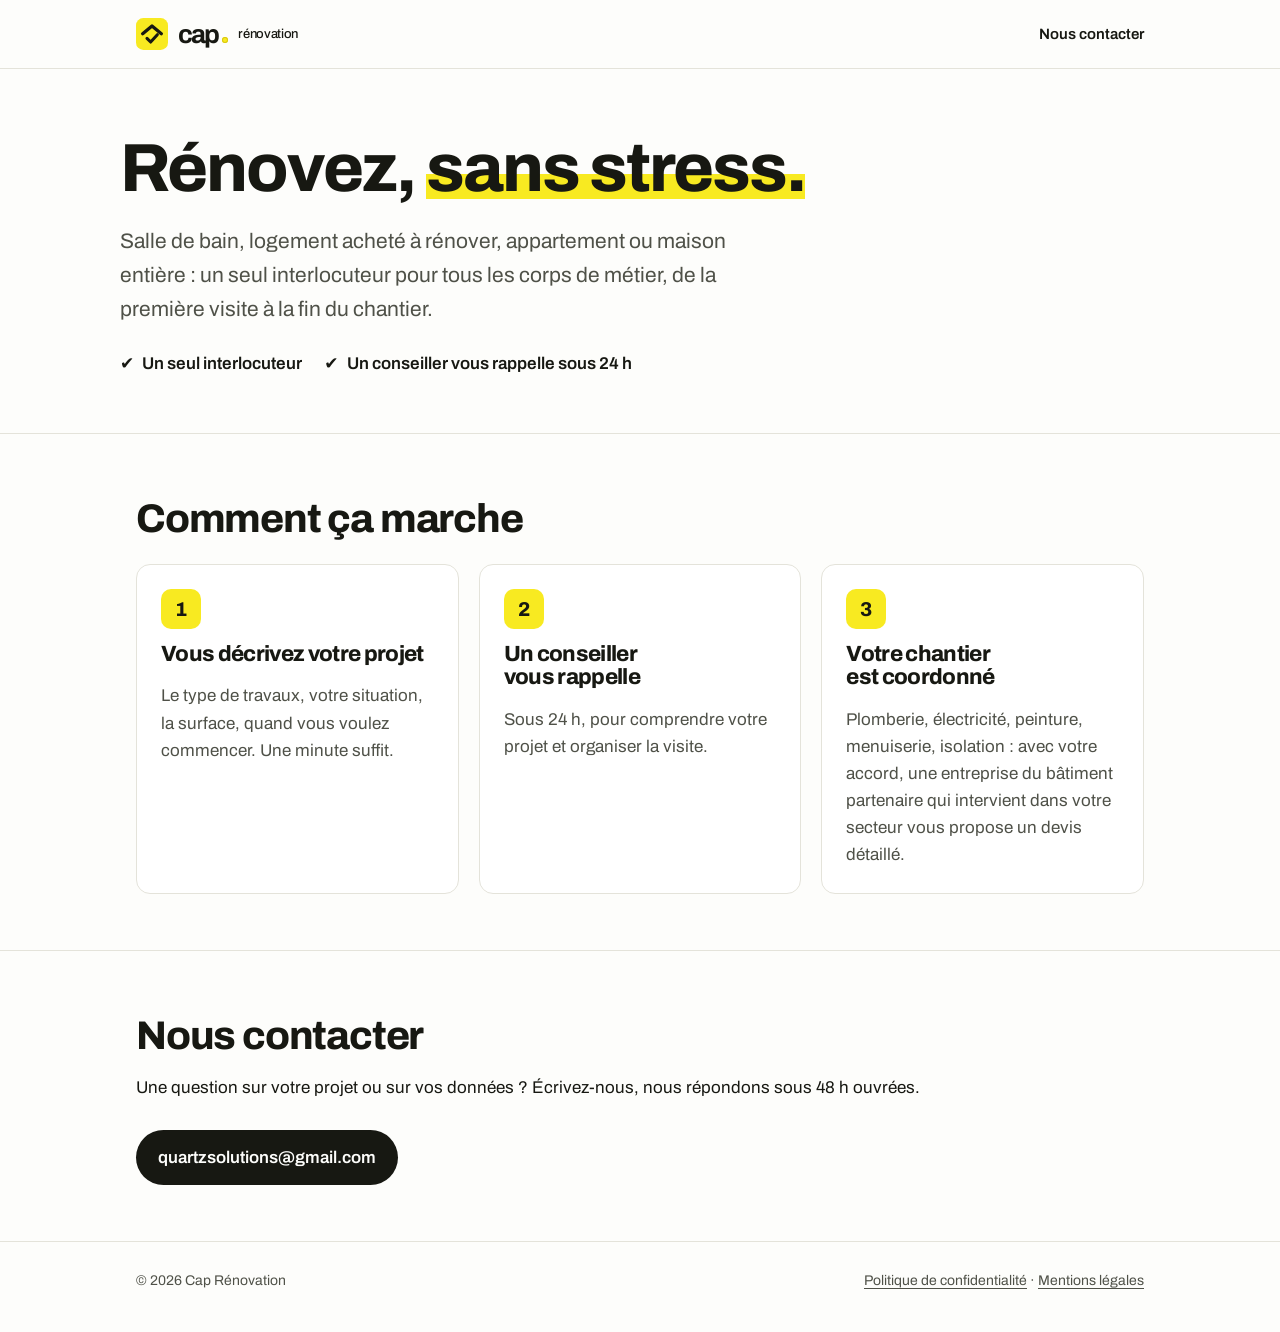
<file: index.html>
<!doctype html>
<html lang="fr">
<head>
<meta charset="utf-8">
<meta name="viewport" content="width=device-width, initial-scale=1">
<meta name="robots" content="noindex">
<title>Cap Rénovation · Rénovez, sans stress.</title>
<link rel="icon" href="data:image/svg+xml,%3Csvg xmlns='http://www.w3.org/2000/svg' viewBox='0 0 48 48'%3E%3Crect width='48' height='48' rx='11' fill='%23F8EA21'/%3E%3Cpath d='M10 23.5 24 12l14 11.5' fill='none' stroke='%23171812' stroke-width='5' stroke-linecap='round' stroke-linejoin='round'/%3E%3Cpath d='M16.5 30.5l5.5 5.5 10-11' fill='none' stroke='%23171812' stroke-width='4.6' stroke-linecap='round' stroke-linejoin='round'/%3E%3C/svg%3E">
<link rel="stylesheet" href="style.css">
</head>
<body>
<header><div class="wrap">
  <a class="logo" href="./" aria-label="Cap Rénovation, accueil"><svg viewBox="0 0 48 48" aria-hidden="true"><rect width="48" height="48" rx="11" fill="#F8EA21"/><path d="M10 23.5 24 12l14 11.5" fill="none" stroke="#171812" stroke-width="5" stroke-linecap="round" stroke-linejoin="round"/><path d="M16.5 30.5l5.5 5.5 10-11" fill="none" stroke="#171812" stroke-width="4.6" stroke-linecap="round" stroke-linejoin="round"/></svg><b>cap</b><span>rénovation</span></a>
  <nav><a href="./#contact">Nous contacter</a></nav>
</div></header>
<main>
<div class="wrap hero">
  <h1>Rénovez, <mark>sans stress.</mark></h1>
  <p class="lead">Salle de bain, logement acheté à rénover, appartement ou maison entière : un seul interlocuteur pour tous les corps de métier, de la première visite à la fin du chantier.</p>
  <ul class="puces"><li>Un seul interlocuteur</li><li>Un conseiller vous rappelle sous 24 h</li></ul>
</div>

<section><div class="wrap">
  <h2>Comment ça marche</h2>
  <ol class="etapes">
    <li><h3>Vous décrivez votre projet</h3><p>Le type de travaux, votre situation, la surface, quand vous voulez commencer. Une minute suffit.</p></li>
    <li><h3>Un conseiller vous rappelle</h3><p>Sous 24 h, pour comprendre votre projet et organiser la visite.</p></li>
    <li><h3>Votre chantier est coordonné</h3><p>Plomberie, électricité, peinture, menuiserie, isolation : avec votre accord, une entreprise du bâtiment partenaire qui intervient dans votre secteur vous propose un devis détaillé.</p></li>
  </ol>
</div></section>

<section id="contact"><div class="wrap">
  <h2>Nous contacter</h2>
  <p>Une question sur votre projet ou sur vos données ? Écrivez-nous, nous répondons sous 48 h ouvrées.</p>
  <a class="bouton" href="mailto:quartzsolutions@gmail.com">quartzsolutions@gmail.com</a>
</div></section>
</main>
<footer><div class="wrap">
  <span>© 2026 Cap Rénovation</span>
  <span><a href="confidentialite">Politique de confidentialité</a> · <a href="mentions-legales">Mentions légales</a></span>
</div></footer>
</body>
</html>
</file>
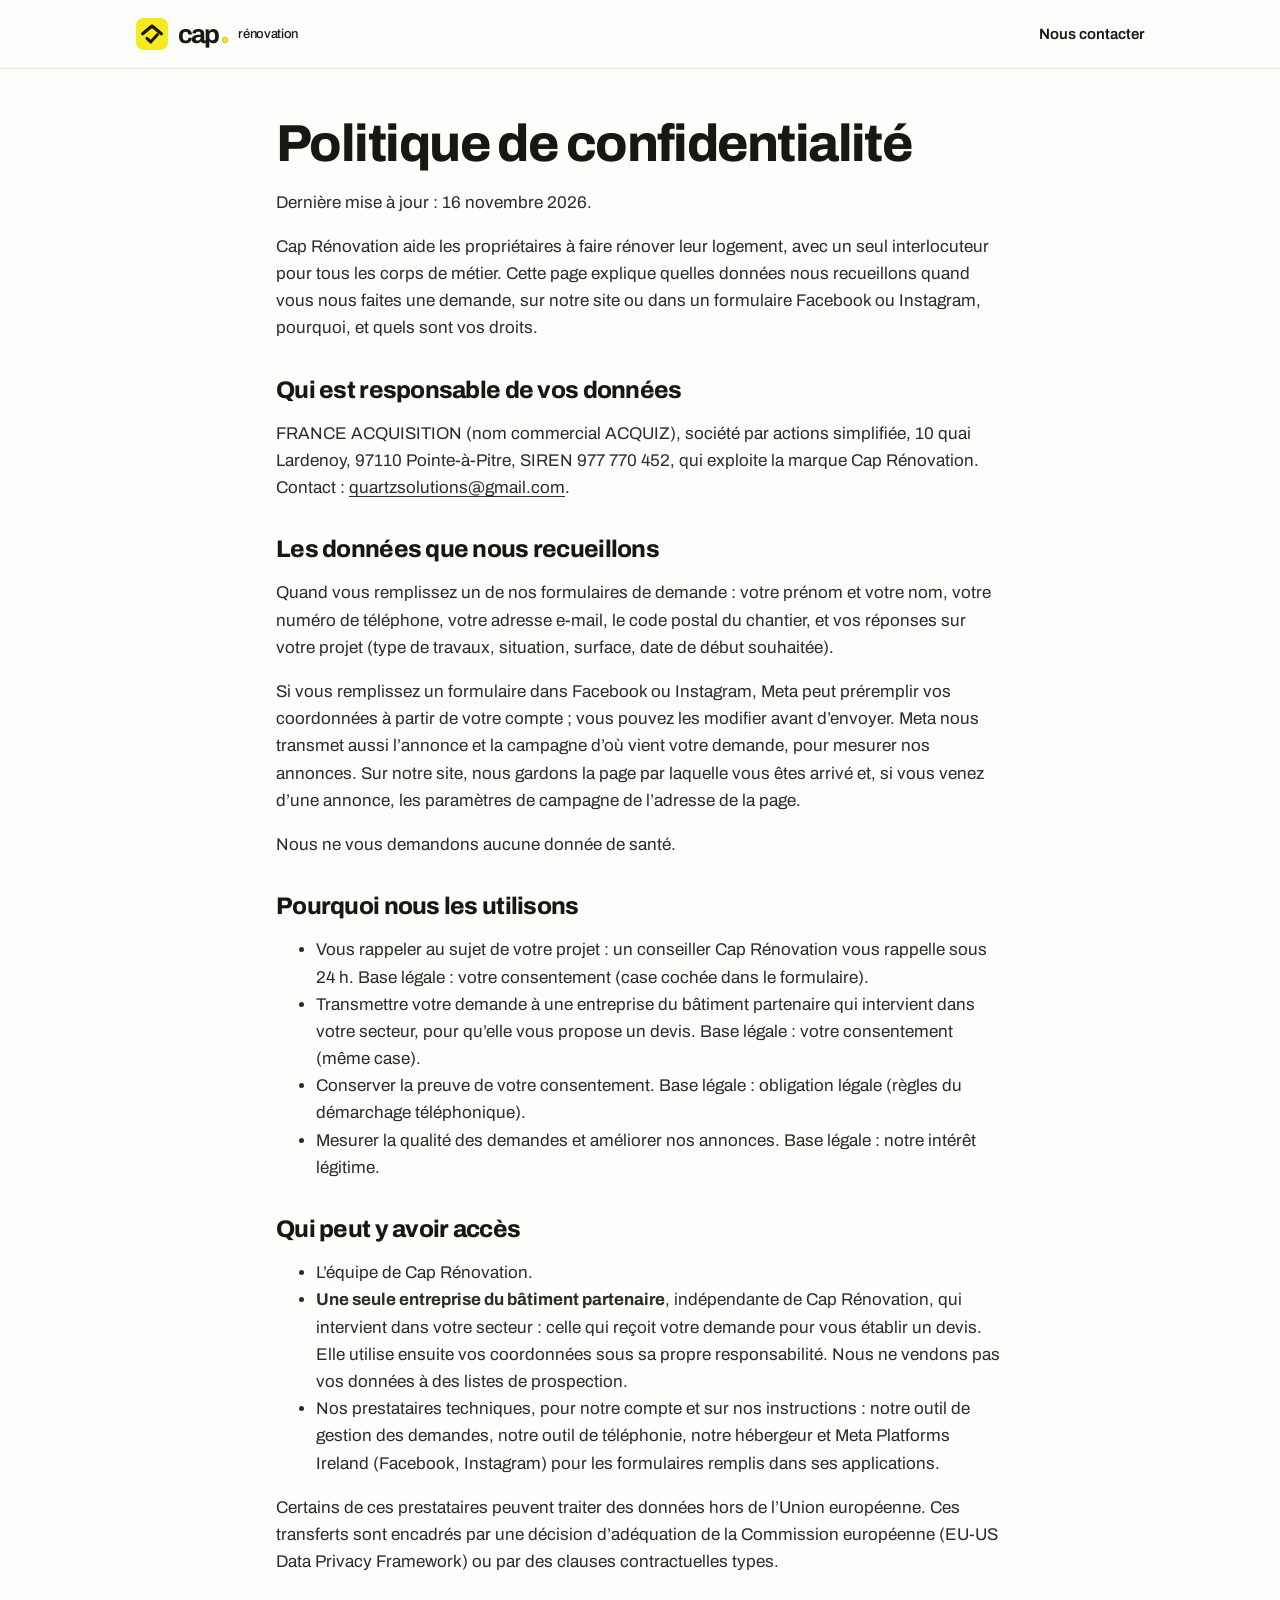
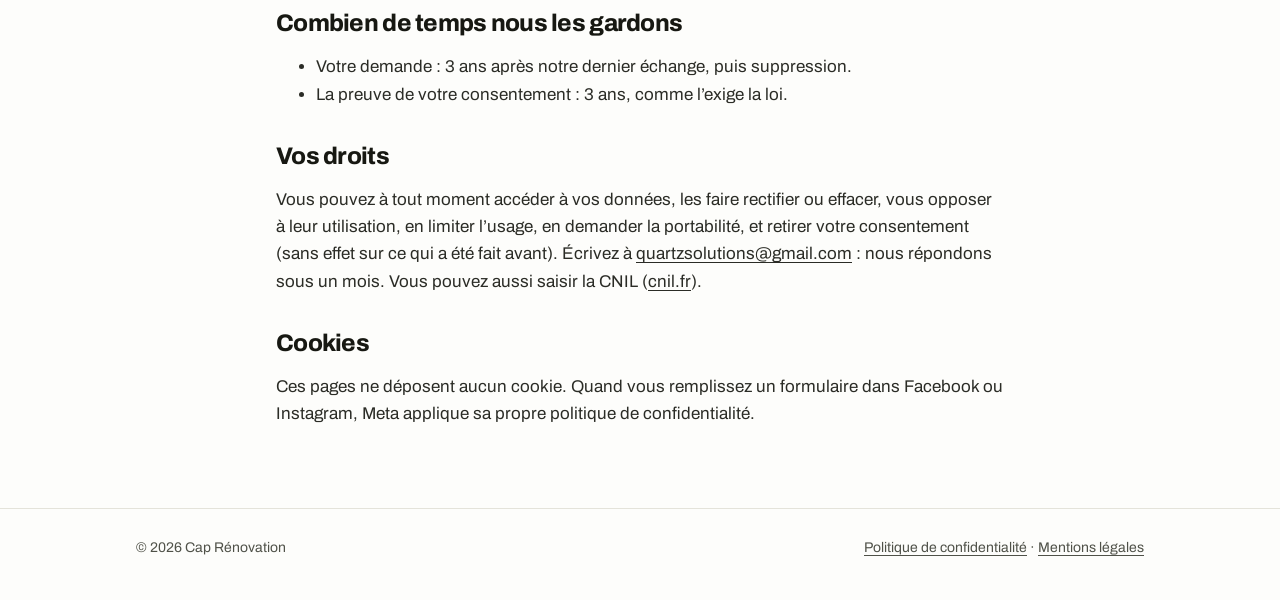
<file: confidentialite.html>
<!doctype html>
<html lang="fr">
<head>
<meta charset="utf-8">
<meta name="viewport" content="width=device-width, initial-scale=1">
<meta name="robots" content="noindex">
<title>Politique de confidentialité · Cap Rénovation</title>
<link rel="icon" href="data:image/svg+xml,%3Csvg xmlns='http://www.w3.org/2000/svg' viewBox='0 0 48 48'%3E%3Crect width='48' height='48' rx='11' fill='%23F8EA21'/%3E%3Cpath d='M10 23.5 24 12l14 11.5' fill='none' stroke='%23171812' stroke-width='5' stroke-linecap='round' stroke-linejoin='round'/%3E%3Cpath d='M16.5 30.5l5.5 5.5 10-11' fill='none' stroke='%23171812' stroke-width='4.6' stroke-linecap='round' stroke-linejoin='round'/%3E%3C/svg%3E">
<link rel="stylesheet" href="style.css">
</head>
<body>
<header><div class="wrap">
  <a class="logo" href="./" aria-label="Cap Rénovation, accueil"><svg viewBox="0 0 48 48" aria-hidden="true"><rect width="48" height="48" rx="11" fill="#F8EA21"/><path d="M10 23.5 24 12l14 11.5" fill="none" stroke="#171812" stroke-width="5" stroke-linecap="round" stroke-linejoin="round"/><path d="M16.5 30.5l5.5 5.5 10-11" fill="none" stroke="#171812" stroke-width="4.6" stroke-linecap="round" stroke-linejoin="round"/></svg><b>cap</b><span>rénovation</span></a>
  <nav><a href="./#contact">Nous contacter</a></nav>
</div></header>
<main class="wrap legal">
<h1>Politique de confidentialité</h1>
<p>Dernière mise à jour : 16 novembre 2026.</p>
<p>Cap Rénovation aide les propriétaires à faire rénover leur logement, avec un seul interlocuteur pour tous les corps de métier. Cette page explique quelles données nous recueillons quand vous nous faites une demande, sur notre site ou dans un formulaire Facebook ou Instagram, pourquoi, et quels sont vos droits.</p>

<h2>Qui est responsable de vos données</h2>
<p>FRANCE ACQUISITION (nom commercial ACQUIZ), société par actions simplifiée, 10 quai Lardenoy, 97110 Pointe-à-Pitre, SIREN 977 770 452, qui exploite la marque Cap Rénovation. Contact : <a href="mailto:quartzsolutions@gmail.com">quartzsolutions@gmail.com</a>.</p>

<h2>Les données que nous recueillons</h2>
<p>Quand vous remplissez un de nos formulaires de demande : votre prénom et votre nom, votre numéro de téléphone, votre adresse e-mail, le code postal du chantier, et vos réponses sur votre projet (type de travaux, situation, surface, date de début souhaitée).</p>
<p>Si vous remplissez un formulaire dans Facebook ou Instagram, Meta peut préremplir vos coordonnées à partir de votre compte ; vous pouvez les modifier avant d’envoyer. Meta nous transmet aussi l’annonce et la campagne d’où vient votre demande, pour mesurer nos annonces. Sur notre site, nous gardons la page par laquelle vous êtes arrivé et, si vous venez d’une annonce, les paramètres de campagne de l’adresse de la page.</p>
<p>Nous ne vous demandons aucune donnée de santé.</p>

<h2>Pourquoi nous les utilisons</h2>
<ul>
  <li>Vous rappeler au sujet de votre projet : un conseiller Cap Rénovation vous rappelle sous 24 h. Base légale : votre consentement (case cochée dans le formulaire).</li>
  <li>Transmettre votre demande à une entreprise du bâtiment partenaire qui intervient dans votre secteur, pour qu’elle vous propose un devis. Base légale : votre consentement (même case).</li>
  <li>Conserver la preuve de votre consentement. Base légale : obligation légale (règles du démarchage téléphonique).</li>
  <li>Mesurer la qualité des demandes et améliorer nos annonces. Base légale : notre intérêt légitime.</li>
</ul>

<h2>Qui peut y avoir accès</h2>
<ul>
  <li>L’équipe de Cap Rénovation.</li>
  <li><strong>Une seule entreprise du bâtiment partenaire</strong>, indépendante de Cap Rénovation, qui intervient dans votre secteur : celle qui reçoit votre demande pour vous établir un devis. Elle utilise ensuite vos coordonnées sous sa propre responsabilité. Nous ne vendons pas vos données à des listes de prospection.</li>
  <li>Nos prestataires techniques, pour notre compte et sur nos instructions : notre outil de gestion des demandes, notre outil de téléphonie, notre hébergeur et Meta Platforms Ireland (Facebook, Instagram) pour les formulaires remplis dans ses applications.</li>
</ul>
<p>Certains de ces prestataires peuvent traiter des données hors de l’Union européenne. Ces transferts sont encadrés par une décision d’adéquation de la Commission européenne (EU-US Data Privacy Framework) ou par des clauses contractuelles types.</p>

<h2>Combien de temps nous les gardons</h2>
<ul>
  <li>Votre demande : 3 ans après notre dernier échange, puis suppression.</li>
  <li>La preuve de votre consentement : 3 ans, comme l’exige la loi.</li>
</ul>

<h2>Vos droits</h2>
<p>Vous pouvez à tout moment accéder à vos données, les faire rectifier ou effacer, vous opposer à leur utilisation, en limiter l’usage, en demander la portabilité, et retirer votre consentement (sans effet sur ce qui a été fait avant). Écrivez à <a href="mailto:quartzsolutions@gmail.com">quartzsolutions@gmail.com</a> : nous répondons sous un mois. Vous pouvez aussi saisir la CNIL (<a href="https://www.cnil.fr">cnil.fr</a>).</p>

<h2>Cookies</h2>
<p>Ces pages ne déposent aucun cookie. Quand vous remplissez un formulaire dans Facebook ou Instagram, Meta applique sa propre politique de confidentialité.</p>
</main>
<footer><div class="wrap">
  <span>© 2026 Cap Rénovation</span>
  <span><a href="confidentialite">Politique de confidentialité</a> · <a href="mentions-legales">Mentions légales</a></span>
</div></footer>
</body>
</html>
</file>
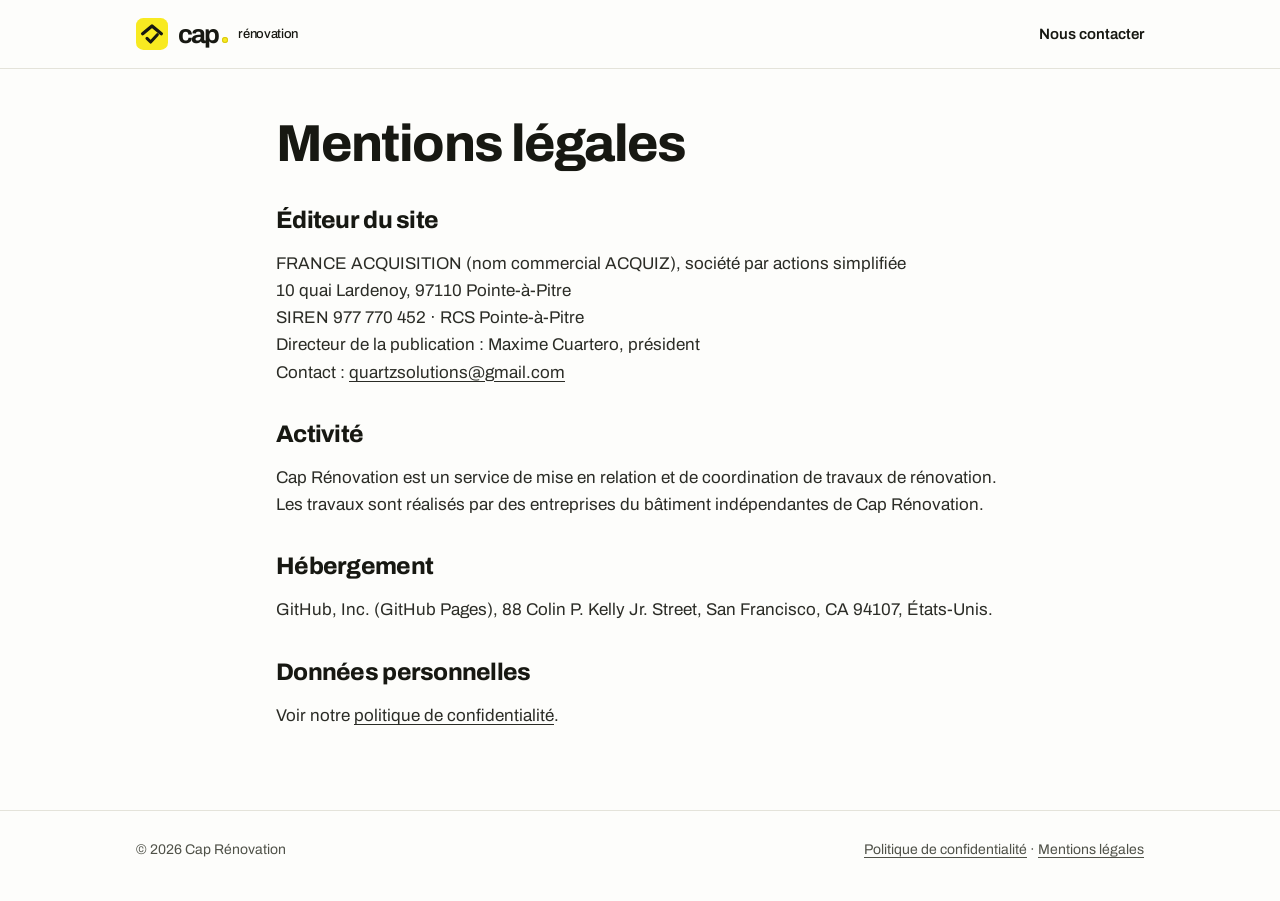
<file: mentions-legales.html>
<!doctype html>
<html lang="fr">
<head>
<meta charset="utf-8">
<meta name="viewport" content="width=device-width, initial-scale=1">
<meta name="robots" content="noindex">
<title>Mentions légales · Cap Rénovation</title>
<link rel="icon" href="data:image/svg+xml,%3Csvg xmlns='http://www.w3.org/2000/svg' viewBox='0 0 48 48'%3E%3Crect width='48' height='48' rx='11' fill='%23F8EA21'/%3E%3Cpath d='M10 23.5 24 12l14 11.5' fill='none' stroke='%23171812' stroke-width='5' stroke-linecap='round' stroke-linejoin='round'/%3E%3Cpath d='M16.5 30.5l5.5 5.5 10-11' fill='none' stroke='%23171812' stroke-width='4.6' stroke-linecap='round' stroke-linejoin='round'/%3E%3C/svg%3E">
<link rel="stylesheet" href="style.css">
</head>
<body>
<header><div class="wrap">
  <a class="logo" href="./" aria-label="Cap Rénovation, accueil"><svg viewBox="0 0 48 48" aria-hidden="true"><rect width="48" height="48" rx="11" fill="#F8EA21"/><path d="M10 23.5 24 12l14 11.5" fill="none" stroke="#171812" stroke-width="5" stroke-linecap="round" stroke-linejoin="round"/><path d="M16.5 30.5l5.5 5.5 10-11" fill="none" stroke="#171812" stroke-width="4.6" stroke-linecap="round" stroke-linejoin="round"/></svg><b>cap</b><span>rénovation</span></a>
  <nav><a href="./#contact">Nous contacter</a></nav>
</div></header>
<main class="wrap legal">
<h1>Mentions légales</h1>
<h2>Éditeur du site</h2>
<p>FRANCE ACQUISITION (nom commercial ACQUIZ), société par actions simplifiée<br>10 quai Lardenoy, 97110 Pointe-à-Pitre<br>SIREN 977 770 452 · RCS Pointe-à-Pitre<br>Directeur de la publication : Maxime Cuartero, président<br>Contact : <a href="mailto:quartzsolutions@gmail.com">quartzsolutions@gmail.com</a></p>
<h2>Activité</h2>
<p>Cap Rénovation est un service de mise en relation et de coordination de travaux de rénovation. Les travaux sont réalisés par des entreprises du bâtiment indépendantes de Cap Rénovation.</p>
<h2>Hébergement</h2>
<p>GitHub, Inc. (GitHub Pages), 88 Colin P. Kelly Jr. Street, San Francisco, CA 94107, États-Unis.</p>
<h2>Données personnelles</h2>
<p>Voir notre <a href="confidentialite">politique de confidentialité</a>.</p>
</main>
<footer><div class="wrap">
  <span>© 2026 Cap Rénovation</span>
  <span><a href="confidentialite">Politique de confidentialité</a> · <a href="mentions-legales">Mentions légales</a></span>
</div></footer>
</body>
</html>
</file>
<file: style.css>
@font-face { font-family: 'Archivo'; src: url('fonts/archivo-latin-wdth-normal.woff2') format('woff2'); font-weight: 100 900; font-stretch: 62% 125%; font-display: swap; }

:root { --encre: #171812; --encre-2: #4F5148; --fond: #FDFDFB; --jaune: #F8EA21; --ligne: #E4E3DA; }
* { box-sizing: border-box; }
html { -webkit-text-size-adjust: 100%; }
body { margin: 0; font: 400 17px/1.6 'Archivo', system-ui, sans-serif; color: var(--encre); background: var(--fond); }
a { color: inherit; text-underline-offset: 3px; }
.wrap { max-width: 1040px; margin: 0 auto; padding: 0 16px; }
header { border-bottom: 1px solid var(--ligne); }
header .wrap { display: flex; align-items: center; justify-content: space-between; gap: 16px; height: 68px; }
.logo { display: inline-flex; align-items: center; gap: 10px; text-decoration: none; }
.logo svg { width: 32px; height: 32px; }
.logo b { font-size: 26px; font-weight: 700; letter-spacing: -.075em; line-height: 1; }
.logo b::after { content: ''; display: inline-block; width: 6px; height: 6px; margin-left: 4px; border-radius: 50%; background: var(--jaune); box-shadow: inset 0 0 0 1px #D9C70F; }
.logo span { font-size: 13px; font-weight: 500; letter-spacing: -.025em; }
nav a { font-weight: 600; font-size: 15px; text-decoration: none; }
h1, h2, h3 { font-weight: 760; line-height: 1.05; letter-spacing: -.03em; margin: 0 0 16px; text-wrap: balance; }
h1 { font-size: clamp(38px, 7vw, 68px); }
h2 { font-size: clamp(28px, 4.4vw, 40px); margin-top: 8px; }
h3 { font-size: 22px; }
.hero { padding: 64px 0 56px; }
.hero p.lead { font-size: clamp(18px, 2.4vw, 21px); max-width: 640px; color: var(--encre-2); }
mark { background: linear-gradient(transparent 58%, var(--jaune) 58%, var(--jaune) 92%, transparent 92%); color: inherit; }
.puces { list-style: none; padding: 0; margin: 24px 0 0; display: flex; flex-wrap: wrap; gap: 10px 22px; font-weight: 600; }
.puces li::before { content: '✔'; margin-right: 8px; }
section { padding: 56px 0; border-top: 1px solid var(--ligne); }
.etapes { display: grid; grid-template-columns: repeat(auto-fit, minmax(240px, 1fr)); gap: 20px; counter-reset: e; padding: 0; list-style: none; margin: 24px 0 0; }
.etapes li { background: #fff; border: 1px solid var(--ligne); border-radius: 14px; padding: 24px; counter-increment: e; }
.etapes li::before { content: counter(e); display: grid; place-items: center; width: 40px; height: 40px; border-radius: 10px; background: var(--jaune); color: var(--encre); font-weight: 760; font-size: 20px; margin-bottom: 14px; }
.etapes p { margin: 0; color: var(--encre-2); }
.bouton { display: inline-flex; align-items: center; background: var(--encre); color: var(--fond); font-weight: 600; text-decoration: none; padding: 14px 22px; border-radius: 99px; margin-top: 12px; }
footer { border-top: 1px solid var(--ligne); padding: 28px 0 40px; font-size: 14px; color: var(--encre-2); }
footer .wrap { display: flex; flex-wrap: wrap; gap: 8px 24px; justify-content: space-between; }
.legal { padding: 48px 16px 64px; max-width: 760px; }
.legal h1 { font-size: clamp(34px, 6vw, 52px); }
.legal h2 { font-size: 24px; margin-top: 36px; }
.legal p, .legal li { color: #2B2C26; }
</file>
